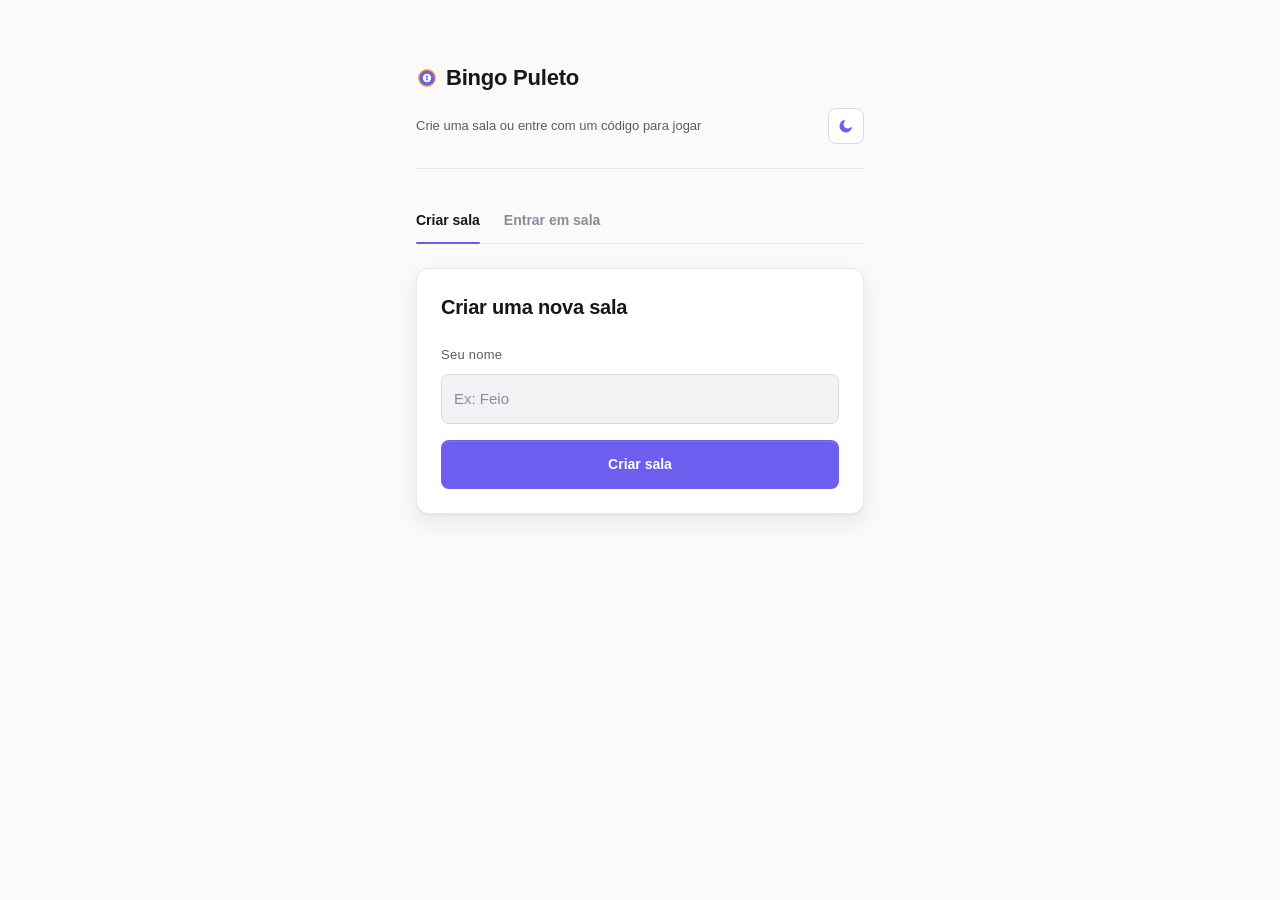
<file: index.html>
<!DOCTYPE html>
<html lang="pt-BR">
<head>
  <meta charset="UTF-8" />
  <meta name="viewport" content="width=device-width, initial-scale=1.0" />
  <title>Bingo Puleto</title>
  <script src="js/theme.js"></script>
  <link rel="stylesheet" href="css/reset.css" />
  <link rel="stylesheet" href="css/style.css" />
  <link rel="stylesheet" href="css/home.css" />
  <link rel="shortcut icon" href="assets/icons/favicon.svg" type="image/x-icon">
</head>
<body>
  <main class="container page-home">
    <header class="app-header">
      <h1><img src="assets/icons/bingo-ball.svg" alt="" class="icon-inline" aria-hidden="true"> Bingo Puleto</h1>
      <p class="subtitle">Crie uma sala ou entre com um código para jogar</p>
      <button id="theme-toggle-btn" class="theme-toggle" type="button" aria-label="Alternar tema" aria-pressed="false">
        <img id="theme-toggle-icon" src="assets/icons/sun.svg" alt="" class="icon-inline" aria-hidden="true">
      </button>
    </header>

    <div id="error-box" class="error-box" hidden></div>

    <div class="tabs">
      <button class="tab-btn active" data-tab="create">Criar sala</button>
      <button class="tab-btn" data-tab="join">Entrar em sala</button>
    </div>

    <section id="tab-create" class="tab-panel">
      <form id="create-room-form" class="card-panel">
        <h2>Criar uma nova sala</h2>
        <div class="field">
          <label for="host-nickname">Seu nome</label>
          <input type="text" id="host-nickname" maxlength="30" placeholder="Ex: Feio" required />
        </div>
        <button type="submit" class="btn btn-primary">Criar sala</button>
      </form>
    </section>

    <section id="tab-join" class="tab-panel" hidden>
      <form id="join-room-form" class="card-panel">
        <h2>Entrar em uma sala existente</h2>
        <div class="field">
          <label for="room-code">Código da sala</label>
          <input type="text" id="room-code" maxlength="6" placeholder="Ex: A1B2C3" required />
        </div>
        <div class="field">
          <label for="player-nickname">Seu nome</label>
          <input type="text" id="player-nickname" maxlength="30" placeholder="Ex: Joaquim Nabuco" required />
        </div>
        <button type="submit" class="btn btn-primary">Entrar</button>
      </form>
    </section>
  </main>

  <script src="js/storage.js"></script>
  <script src="js/config.js"></script>
  <script src="js/api.js"></script>
  <script src="js/home.js"></script>
</body>
</html>
</file>
<file: css/style.css>
/* =========================================================
   Bingo Puleto — Design System
   Tokens + base/shared components (app shell, buttons, forms,
   badges, panels, error box). Screen-specific layout lives in
   home.css / room.css / game.css.
========================================================= */

:root {
  /* ---- Brand accents ---- */
  --accent-signal: #6D5EF0;
  --accent-signal-strong: #5A4AE0;
  --accent-signal-subtle: #EEEBFD;
  --accent-signal-text-on: #FFFFFF;

  --accent-draw: #C9821A;
  --accent-draw-subtle: #FBEBD3;
  --accent-draw-text-on: #1A1200;

  /* ---- Neutrals (Daylight / light, default fallback) ---- */
  --bg-canvas: #FAFAFA;
  --bg-surface: #FFFFFF;
  --bg-surface-raised: #FFFFFF;
  --bg-surface-sunken: #F2F2F5;

  --border-subtle: #E7E7EC;
  --border-default: #D8D8E0;

  --text-primary: #16161D;
  --text-secondary: #5B5B68;
  --text-tertiary: #8B8B98;
  --text-on-accent: #FFFFFF;

  --success: #1A8F5E;
  --success-subtle: #E1F5EC;
  --warning: #B7791F;
  --warning-subtle: #FBF0DC;
  --danger: #C4302B;
  --danger-subtle: #FBE4E3;
  --info: #2F6FE0;
  --info-subtle: #E7EFFD;

  --shadow-sm: 0 1px 2px rgba(16, 16, 24, 0.06);
  --shadow-md: 0 1px 2px rgba(16, 16, 24, 0.05), 0 8px 24px rgba(16, 16, 24, 0.08);
  --shadow-lg: 0 4px 8px rgba(16, 16, 24, 0.06), 0 24px 48px rgba(16, 16, 24, 0.14);
  --border-strength: 1px;

  --radius-sm: 8px;
  --radius-md: 12px;
  --radius-lg: 20px;
  --radius-pill: 999px;

  --space-1: 4px;
  --space-2: 8px;
  --space-3: 12px;
  --space-4: 16px;
  --space-6: 24px;
  --space-8: 32px;
  --space-12: 48px;
  --space-16: 64px;

  --font-ui: 'Inter', 'Geist', -apple-system, BlinkMacSystemFont, 'Segoe UI', Roboto, Helvetica, Arial, sans-serif;
  --font-mono: 'Geist Mono', 'JetBrains Mono', 'SFMono-Regular', ui-monospace, Menlo, Consolas, monospace;

  --ease-out: cubic-bezier(0.16, 1, 0.3, 1);
  --ease-in: cubic-bezier(0.7, 0, 0.84, 0);
  --dur-fast: 150ms;
  --dur-base: 200ms;
  --dur-slow: 250ms;

  color-scheme: light;
}

[data-theme='dark'] {
  --bg-canvas: #0D0D12;
  --bg-surface: #15151C;
  --bg-surface-raised: #1C1C26;
  --bg-surface-sunken: #0A0A0E;

  --border-subtle: #25252F;
  --border-default: #33333F;

  --text-primary: #F3F3F6;
  --text-secondary: #A5A5B4;
  --text-tertiary: #6E6E7D;
  --text-on-accent: #0D0D12;

  --accent-signal: #8C7FFF;
  --accent-signal-strong: #A296FF;
  --accent-signal-subtle: #221F3B;
  --accent-signal-text-on: #0D0D12;

  --accent-draw: #F0B347;
  --accent-draw-subtle: #332612;
  --accent-draw-text-on: #1A1200;

  --success: #3DD68C;
  --success-subtle: #12291F;
  --warning: #F0B347;
  --warning-subtle: #332612;
  --danger: #F0645F;
  --danger-subtle: #331413;
  --info: #6FA3FF;
  --info-subtle: #131E33;

  --shadow-sm: 0 1px 0 rgba(0, 0, 0, 0.4);
  --shadow-md: 0 1px 0 rgba(0, 0, 0, 0.3), 0 0 0 1px var(--border-subtle);
  --shadow-lg: 0 0 0 1px var(--border-default), 0 24px 48px rgba(0, 0, 0, 0.55), 0 0 40px -12px color-mix(in srgb, var(--accent-signal) 35%, transparent);

  color-scheme: dark;
}

/* ---------------------------------------------------------
   Base
--------------------------------------------------------- */

body {
  font-family: var(--font-ui);
  background: var(--bg-canvas);
  color: var(--text-primary);
  min-height: 100vh;
  font-size: 15px;
  line-height: 1.6;
  transition: background-color var(--dur-base) var(--ease-out), color var(--dur-base) var(--ease-out);
}

.container {
  max-width: 1120px;
  margin: 0 auto;
  padding: var(--space-8) var(--space-4) var(--space-16);
}

.page-home {
  max-width: 480px;
  padding-top: var(--space-16);
}

h1, h2, h3 {
  font-family: var(--font-ui);
  color: var(--text-primary);
  font-weight: 600;
}

/* ---------------------------------------------------------
   App shell header
--------------------------------------------------------- */

.app-header {
  display: flex;
  align-items: center;
  justify-content: space-between;
  gap: var(--space-4);
  padding-bottom: var(--space-6);
  margin-bottom: var(--space-8);
  border-bottom: 1px solid var(--border-subtle);
  text-align: left;
  position: relative;
}

.app-header h1 {
  font-size: 20px;
  line-height: 28px;
  letter-spacing: -0.01em;
  font-weight: 600;
  display: flex;
  align-items: center;
  gap: var(--space-2);
  white-space: nowrap;
}

.app-header .subtitle {
  color: var(--text-secondary);
  font-size: 13px;
  font-weight: 500;
  margin: 0;
  flex: 1;
  text-align: center;
}

.page-home .app-header .subtitle {
  text-align: left;
  flex: none;
}

.page-home .app-header {
  flex-wrap: wrap;
}

.theme-toggle {
  width: 36px;
  height: 36px;
  border-radius: var(--radius-sm);
  display: inline-flex;
  align-items: center;
  justify-content: center;
  border: 1px solid var(--border-default);
  background: var(--bg-surface);
  font-size: 16px;
  flex-shrink: 0;
  transition: background-color var(--dur-fast) var(--ease-out), border-color var(--dur-fast) var(--ease-out), transform var(--dur-fast) var(--ease-out);
}

.theme-toggle:hover {
  background: var(--bg-surface-sunken);
}

.theme-toggle:active {
  transform: scale(0.94);
}

.theme-toggle span {
  display: inline-block;
  transition: transform var(--dur-base) var(--ease-out), opacity var(--dur-base) var(--ease-out);
}

/* ---------------------------------------------------------
   Focus ring (shared, both themes)
--------------------------------------------------------- */

a:focus-visible,
button:focus-visible,
input:focus-visible,
select:focus-visible,
[tabindex]:focus-visible {
  outline: 2px solid var(--accent-signal);
  outline-offset: 2px;
  border-radius: var(--radius-sm);
}

/* ---------------------------------------------------------
   Panels
--------------------------------------------------------- */

.card-panel {
  background: var(--bg-surface);
  border: 1px solid var(--border-subtle);
  border-radius: var(--radius-md);
  padding: var(--space-4);
  margin-bottom: var(--space-6);
  transition: background-color var(--dur-base) var(--ease-out), border-color var(--dur-base) var(--ease-out);
}

.card-panel h2 {
  font-size: 20px;
  line-height: 28px;
  margin-bottom: var(--space-4);
  letter-spacing: -0.01em;
}

.card-panel h3 {
  font-size: 16px;
  line-height: 24px;
  margin-bottom: var(--space-2);
}

/* Emphasis tier — the "hero" surfaces per screen */
.panel-hero {
  padding: var(--space-6);
  box-shadow: var(--shadow-md);
  border-color: var(--border-subtle);
}

/* Sunken tier — quiet, read-only info */
.panel-settings,
.panel-cardstatus {
  background: var(--bg-surface-sunken);
  border-color: transparent;
  box-shadow: none;
}

/* ---------------------------------------------------------
   Forms
--------------------------------------------------------- */

.field {
  margin-bottom: var(--space-4);
}

.field label {
  display: block;
  font-size: 13px;
  font-weight: 500;
  letter-spacing: 0.02em;
  color: var(--text-secondary);
  margin-bottom: var(--space-2);
}

.field input,
.field select {
  width: 100%;
  padding: var(--space-3);
  background: var(--bg-surface-sunken);
  border: 1px solid var(--border-default);
  border-radius: var(--radius-sm);
  color: var(--text-primary);
  transition: border-color var(--dur-fast) var(--ease-out), box-shadow var(--dur-fast) var(--ease-out);
}

.field input::placeholder {
  color: var(--text-tertiary);
}

.field input:focus,
.field select:focus {
  outline: none;
  border-color: var(--accent-signal);
  box-shadow: 0 0 0 2px color-mix(in srgb, var(--accent-signal) 25%, transparent);
}

.field input:focus-visible,
.field select:focus-visible {
  outline: none;
}

/* Room code field gets special monospace/license-key treatment */
#room-code {
  font-family: var(--font-mono);
  text-transform: uppercase;
  letter-spacing: 4px;
  text-align: center;
  font-size: 18px;
  font-weight: 500;
}

/* Checkboxes restyled as toggle switches (no markup change) */
.field label:has(input[type='checkbox']) {
  display: flex;
  align-items: center;
  gap: var(--space-3);
  cursor: pointer;
  font-size: 14px;
  color: var(--text-primary);
  font-weight: 500;
}

.field input[type='checkbox'] {
  appearance: none;
  -webkit-appearance: none;
  width: 36px;
  height: 20px;
  min-width: 36px;
  border-radius: var(--radius-pill);
  background: var(--bg-surface-sunken);
  border: 1px solid var(--border-default);
  position: relative;
  cursor: pointer;
  transition: background-color var(--dur-fast) var(--ease-out), border-color var(--dur-fast) var(--ease-out);
}

.field input[type='checkbox']::after {
  content: '';
  position: absolute;
  top: 1px;
  left: 1px;
  width: 16px;
  height: 16px;
  border-radius: 50%;
  background: var(--bg-surface);
  box-shadow: var(--shadow-sm);
  transition: transform var(--dur-fast) var(--ease-out);
}

.field input[type='checkbox']:checked {
  background: var(--accent-signal);
  border-color: var(--accent-signal);
}

.field input[type='checkbox']:checked::after {
  transform: translateX(16px);
  background: var(--text-on-accent);
}

/* Native <select> restyled as a segmented-control look */
.field select {
  appearance: none;
  -webkit-appearance: none;
  background-image: linear-gradient(45deg, transparent 50%, currentColor 50%), linear-gradient(135deg, currentColor 50%, transparent 50%);
  background-position: calc(100% - 18px) center, calc(100% - 13px) center;
  background-size: 5px 5px, 5px 5px;
  background-repeat: no-repeat;
  color: var(--text-primary);
  padding-right: var(--space-8);
}

/* ---------------------------------------------------------
   Buttons
--------------------------------------------------------- */

.btn {
  display: inline-flex;
  align-items: center;
  justify-content: center;
  gap: var(--space-2);
  width: 100%;
  padding: 12px 20px;
  border-radius: var(--radius-sm);
  font-weight: 600;
  font-size: 14px;
  border: 1px solid transparent;
  transition: background-color var(--dur-fast) var(--ease-out), border-color var(--dur-fast) var(--ease-out), transform var(--dur-fast) var(--ease-out), opacity var(--dur-fast) var(--ease-out);
}

.btn:active:not(:disabled) {
  transform: scale(0.98);
}

.btn:disabled {
  opacity: 0.45;
  cursor: not-allowed;
  color: var(--text-tertiary);
  border-color: var(--border-subtle);
  background: var(--bg-surface-sunken) !important;
}

.btn-loading:disabled {
  opacity: 0.85;
  color: inherit;
  border-color: transparent;
}

.btn-loading .btn-spinner {
  width: 15px;
  height: 15px;
  border-radius: 50%;
  border: 2px solid currentColor;
  border-top-color: transparent;
  opacity: 0.85;
  animation: btn-spin 0.6s linear infinite;
}

@keyframes btn-spin {
  to {
    transform: rotate(360deg);
  }
}

.btn-primary {
  background: var(--accent-signal);
  color: var(--accent-signal-text-on);
  box-shadow: inset 0 1px 0 rgba(255, 255, 255, 0.12);
}

.btn-primary:hover:not(:disabled) {
  background: var(--accent-signal-strong);
}

.btn-secondary {
  background: var(--bg-surface);
  color: var(--text-primary);
  border-color: var(--border-default);
}

.btn-secondary:hover:not(:disabled) {
  background: var(--bg-surface-sunken);
}

.btn-danger {
  background: transparent;
  color: var(--danger);
  border-color: var(--danger);
}

.btn-danger:hover:not(:disabled) {
  background: var(--danger);
  color: #fff;
}

.btn-success {
  background: var(--success);
  color: var(--text-on-accent);
}

[data-theme='dark'] .btn-success {
  color: #072216;
}

.btn-success:hover:not(:disabled) {
  filter: brightness(1.08);
}

/* ---------------------------------------------------------
   Error box (treated as an alert surface, aria-live in markup
   is unchanged; visual only)
--------------------------------------------------------- */

.error-box {
  background: var(--danger-subtle);
  border: 1px solid color-mix(in srgb, var(--danger) 45%, transparent);
  color: var(--danger);
  padding: var(--space-3) var(--space-4);
  border-radius: var(--radius-sm);
  margin-bottom: var(--space-4);
  font-size: 14px;
  font-weight: 500;
  animation: fade-in var(--dur-base) var(--ease-out);
}

.error-box[hidden] {
  display: none;
}

/* ---------------------------------------------------------
   Badges & status
--------------------------------------------------------- */

.badge {
  display: inline-flex;
  align-items: center;
  gap: var(--space-1);
  font-size: 11px;
  font-weight: 600;
  padding: 3px 10px;
  border-radius: var(--radius-pill);
  text-transform: uppercase;
  letter-spacing: 0.04em;
  line-height: 1.4;
}

.badge-host {
  background: var(--accent-signal-subtle);
  color: var(--accent-signal);
}

.badge-online {
  background: var(--success-subtle);
  color: var(--success);
}

.badge-offline {
  background: var(--bg-surface-sunken);
  color: var(--text-tertiary);
}

.status-dot {
  width: 8px;
  height: 8px;
  border-radius: 50%;
  background: var(--text-tertiary);
  flex-shrink: 0;
}

.status-dot.online {
  background: var(--success);
  box-shadow: 0 0 0 3px color-mix(in srgb, var(--success) 20%, transparent);
}

.text-muted {
  color: var(--text-secondary);
  font-size: 14px;
}

.text-center {
  text-align: center;
}

/* ---------------------------------------------------------
   Action rows
--------------------------------------------------------- */

.action-row {
  display: flex;
  gap: var(--space-3);
  margin-top: var(--space-3);
}

.action-row .btn {
  width: auto;
  flex: 1;
}

.panel-footer {
  max-width: 320px;
  margin-left: auto;
  margin-right: auto;
}

/* ---------------------------------------------------------
   Shared animation keyframes
--------------------------------------------------------- */

@keyframes fade-in {
  from { opacity: 0; }
  to { opacity: 1; }
}

@keyframes scale-in {
  from { opacity: 0; transform: scale(0.94); }
  to { opacity: 1; transform: scale(1); }
}

@keyframes pulse-ring {
  0% { box-shadow: 0 0 0 0 color-mix(in srgb, var(--accent-draw) 55%, transparent); }
  100% { box-shadow: 0 0 0 10px color-mix(in srgb, var(--accent-draw) 0%, transparent); }
}

/* ---------------------------------------------------------
   Inline icons (substituem emojis por SVG)
--------------------------------------------------------- */

.icon-inline {
  width: 1em;
  height: 1em;
  vertical-align: -0.15em;
  display: inline-block;
}
</file>
<file: css/home.css>
/* =========================================================
   Home / Landing
========================================================= */

.page-home .app-header h1 {
  font-size: 22px;
}

.tabs {
  display: flex;
  gap: var(--space-6);
  margin-bottom: var(--space-6);
  border-bottom: 1px solid var(--border-subtle);
  position: relative;
}

.tab-btn {
  padding: var(--space-2) 0 var(--space-3);
  color: var(--text-tertiary);
  font-weight: 600;
  font-size: 14px;
  position: relative;
  transition: color var(--dur-fast) var(--ease-out);
}

.tab-btn::after {
  content: '';
  position: absolute;
  left: 0;
  right: 0;
  bottom: -1px;
  height: 2px;
  background: var(--accent-signal);
  border-radius: var(--radius-pill);
  transform: scaleX(0);
  transition: transform var(--dur-base) var(--ease-out);
}

.tab-btn.active {
  color: var(--text-primary);
}

.tab-btn.active::after {
  transform: scaleX(1);
}

.tab-btn:hover:not(.active) {
  color: var(--text-secondary);
}

.tab-panel[hidden] {
  display: none;
}

.tab-panel {
  animation: fade-in var(--dur-base) var(--ease-out);
}

.page-home .card-panel {
  box-shadow: var(--shadow-md);
  padding: var(--space-6);
}

.page-home form h2 {
  margin-bottom: var(--space-6);
}

@media (max-width: 480px) {
  .page-home {
    padding-left: var(--space-4);
    padding-right: var(--space-4);
  }

  .field input {
    min-height: 48px;
  }

  .btn {
    min-height: 48px;
  }
}
</file>
